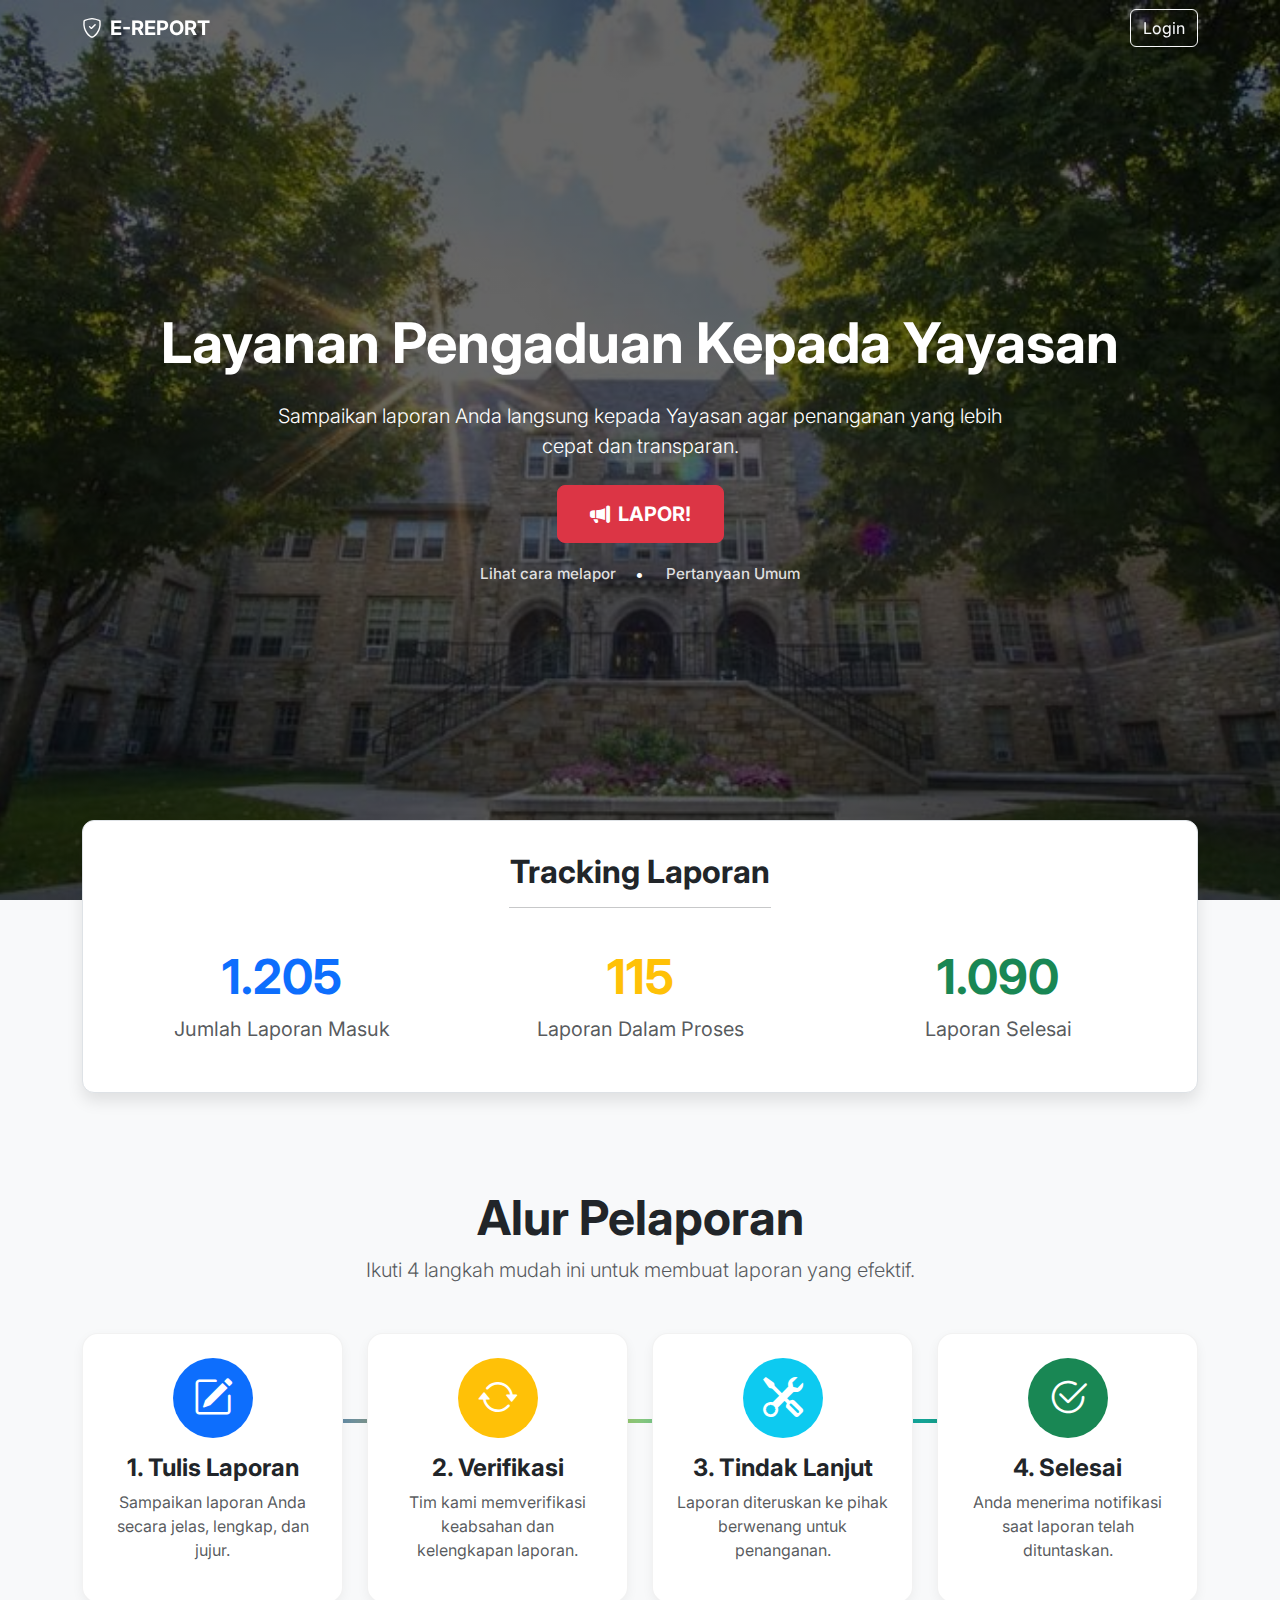
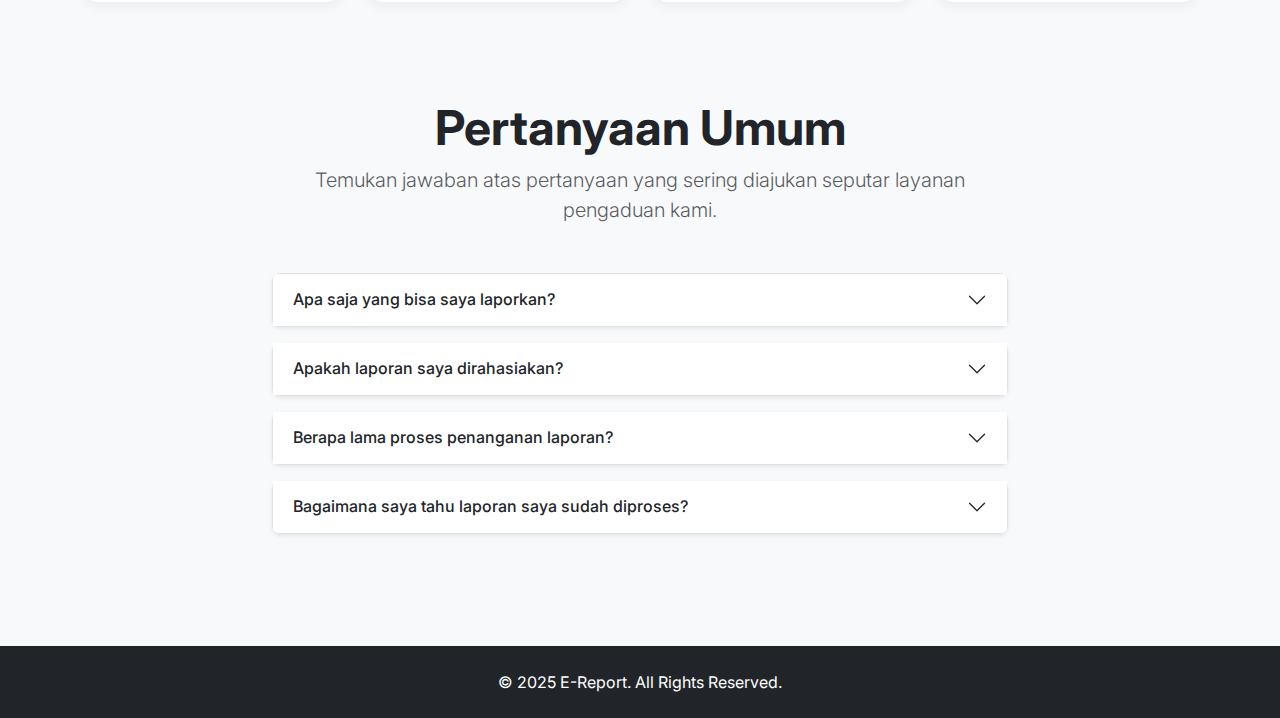
<file: index.html>
<!DOCTYPE html>
<html lang="id">

<head>
    <meta charset="UTF-8">
    <meta name="viewport" content="width=device-width, initial-scale=1.0">
    <title>E-Report - Layanan Pengaduan Keoada Yayasan</title>

    <!-- Bootstrap 5 CSS -->
    <link href="https://cdn.jsdelivr.net/npm/bootstrap@5.3.3/dist/css/bootstrap.min.css" rel="stylesheet"
        xintegrity="sha384-QWTKZyjpPEjISv5WaRU9OFeRpok6YctnYmDr5pNlyT2bRjXh0JMhjY6hW+ALEwIH" crossorigin="anonymous">

    <!-- Bootstrap Icons -->
    <link rel="stylesheet" href="https://cdn.jsdelivr.net/npm/bootstrap-icons@1.11.3/font/bootstrap-icons.min.css">

    <!-- Google Fonts: Inter -->
    <link rel="preconnect" href="https://fonts.googleapis.com">
    <link rel="preconnect" href="https://fonts.gstatic.com" crossorigin>
    <link href="https://fonts.googleapis.com/css2?family=Inter:wght@400;500;700&display=swap" rel="stylesheet">
    <link rel="stylesheet" href="assets/css/style.css">

</head>

<body>
    <!-- 1. Navbar -->
    <nav class="navbar navbar-expand-lg navbar-dark fixed-top">
        <div class="container">
            <a class="navbar-brand fw-bold" href="#">
                <i class="bi-shield-check me-2"></i>E-REPORT
            </a>
            <button class="navbar-toggler" type="button" data-bs-toggle="collapse" data-bs-target="#navbarNav"
                aria-controls="navbarNav" aria-expanded="false" aria-label="Toggle navigation">
                <span class="navbar-toggler-icon"></span>
            </button>
            <div class="collapse navbar-collapse" id="navbarNav">
                <ul class="navbar-nav ms-auto align-items-lg-center">
                    <li class="nav-item ms-lg-3 mt-2 mt-lg-0">
                        <a class="btn btn-outline-light" href="login.html">Login</a>
                    </li>
                </ul>
            </div>
        </div>
    </nav>

    <!-- 2. Hero Section -->
    <header class="hero-section text-center">
        <div class="container">
            <h1 class="display-4 fw-bold">Layanan Pengaduan Kepada Yayasan</h1>
            <p class="lead my-4 col-lg-8 mx-auto">
                Sampaikan laporan Anda langsung kepada Yayasan agar penanganan yang lebih cepat
                dan transparan.
            </p>
            <a href="lapor.html" class="btn btn-danger btn-lg fw-bold">
                <i class="bi-megaphone-fill me-2"></i>LAPOR!
            </a>
            <div class="mt-3 hero-sublinks">
                <a href="#alur-pelaporan" class="hero-sublink">Lihat cara melapor</a>
                &nbsp;• &nbsp;
                <a href="#faq" class="hero-sublink">Pertanyaan Umum</a>
            </div>
        </div>
    </header>

    <main>
        <!-- 3. Tracking Section -->
        <section class="tracking-section">
            <div class="container">
                <div class="tracking-card">
                    <div class="row text-center">
                        <div class="col-12 mb-4">
                            <h2 class="fw-bold">Tracking Laporan</h2>
                            <hr class="w-25 mx-auto">
                        </div>
                        <div class="col-md-4 mb-3 mb-md-0">
                            <h3 class="display-5 fw-bold text-primary">1.205</h3>
                            <p class="text-muted fs-5">Jumlah Laporan Masuk </p>
                        </div>
                        <div class="col-md-4 mb-3 mb-md-0">
                            <h3 class="display-5 fw-bold text-warning">115</h3>
                            <p class="text-muted fs-5">Laporan Dalam Proses</p>
                        </div>
                        <div class="col-md-4">
                            <h3 class="display-5 fw-bold text-success">1.090</h3>
                            <p class="text-muted fs-5">Laporan Selesai</p>
                        </div>
                    </div>
                </div>
            </div>
        </section>

        <!-- 4. Alur Pelaporan Section (Diperbarui) -->
        <section id="alur-pelaporan" class="py-5 mt-5">
            <div class="container">
                <div class="text-center mb-5">
                    <h2 class="fw-bold display-5">Alur Pelaporan</h2>
                    <p class="lead text-muted">Ikuti 4 langkah mudah ini untuk membuat laporan yang efektif.</p>
                </div>

                <div class="position-relative">
                    <!-- Garis penghubung vertikal (mobile) & horizontal (desktop) -->
                    <div class="alur-line d-none d-md-block"></div>
                    <div class="alur-line-vertical d-md-none"></div>

                    <div class="row g-4 justify-content-center alur-steps">
                        <!-- Step 1 -->
                        <div class="col-12 col-md-6 col-lg-3 alur-item">
                            <div class="alur-card text-center p-4 h-100">
                                <div
                                    class="alur-badge bg-primary text-white rounded-circle d-flex align-items-center justify-content-center mx-auto mb-3">
                                    <i class="bi-pencil-square fs-1"></i>
                                </div>
                                <h4 class="fw-bold mb-2">1. Tulis Laporan</h4>
                                <p class="text-muted">Sampaikan laporan Anda secara jelas, lengkap, dan jujur.</p>
                            </div>
                        </div>

                        <!-- Step 2 -->
                        <div class="col-12 col-md-6 col-lg-3 alur-item">
                            <div class="alur-card text-center p-4 h-100">
                                <div
                                    class="alur-badge bg-warning text-white rounded-circle d-flex align-items-center justify-content-center mx-auto mb-3">
                                    <i class="bi-arrow-repeat fs-1"></i>
                                </div>
                                <h4 class="fw-bold mb-2">2. Verifikasi</h4>
                                <p class="text-muted">Tim kami memverifikasi keabsahan dan kelengkapan laporan.</p>
                            </div>
                        </div>

                        <!-- Step 3 -->
                        <div class="col-12 col-md-6 col-lg-3 alur-item">
                            <div class="alur-card text-center p-4 h-100">
                                <div
                                    class="alur-badge bg-info text-white rounded-circle d-flex align-items-center justify-content-center mx-auto mb-3">
                                    <i class="bi-tools fs-1"></i>
                                </div>
                                <h4 class="fw-bold mb-2">3. Tindak Lanjut</h4>
                                <p class="text-muted">Laporan diteruskan ke pihak berwenang untuk penanganan.</p>
                            </div>
                        </div>

                        <!-- Step 4 -->
                        <div class="col-12 col-md-6 col-lg-3 alur-item">
                            <div class="alur-card text-center p-4 h-100">
                                <div
                                    class="alur-badge bg-success text-white rounded-circle d-flex align-items-center justify-content-center mx-auto mb-3">
                                    <i class="bi-check2-circle fs-1"></i>
                                </div>
                                <h4 class="fw-bold mb-2">4. Selesai</h4>
                                <p class="text-muted">Anda menerima notifikasi saat laporan telah dituntaskan.</p>
                            </div>
                        </div>
                    </div>
                </div>
            </div>
        </section>

        <!-- 5. Pernyataan Umum / FAQ Section -->
        <section id="faq" class="py-5 bg-light">
            <div class="container">
                <div class="text-center mb-5">
                    <h2 class="fw-bold display-5">Pertanyaan Umum</h2>
                    <p class="lead text-muted col-lg-7 mx-auto">
                        Temukan jawaban atas pertanyaan yang sering diajukan seputar layanan pengaduan kami.
                    </p>
                </div>

                <div class="row justify-content-center">
                    <div class="col-lg-8">
                        <div class="accordion" id="faqAccordion">
                            <!-- FAQ Item 1 -->
                            <div class="accordion-item mb-3 shadow-sm rounded-3">
                                <h3 class="accordion-header" id="faqHeading1">
                                    <button class="accordion-button collapsed fw-medium" type="button"
                                        data-bs-toggle="collapse" data-bs-target="#faqCollapse1" aria-expanded="false"
                                        aria-controls="faqCollapse1">
                                        Apa saja yang bisa saya laporkan?
                                    </button>
                                </h3>
                                <div id="faqCollapse1" class="accordion-collapse collapse" aria-labelledby="faqHeading1"
                                    data-bs-parent="#faqAccordion">
                                    <div class="accordion-body">
                                        Anda dapat melaporkan berbagai hal seperti penyalahgunaan wewenang, pelanggaran
                                        kode etik,
                                        ketidakadilan, kecurangan, atau masalah lain yang berkaitan dengan kegiatan
                                        Yayasan.
                                    </div>
                                </div>
                            </div>

                            <!-- FAQ Item 2 -->
                            <div class="accordion-item mb-3 shadow-sm rounded-3">
                                <h3 class="accordion-header" id="faqHeading2">
                                    <button class="accordion-button collapsed fw-medium" type="button"
                                        data-bs-toggle="collapse" data-bs-target="#faqCollapse2" aria-expanded="false"
                                        aria-controls="faqCollapse2">
                                        Apakah laporan saya dirahasiakan?
                                    </button>
                                </h3>
                                <div id="faqCollapse2" class="accordion-collapse collapse" aria-labelledby="faqHeading2"
                                    data-bs-parent="#faqAccordion">
                                    <div class="accordion-body">
                                        Ya. Kami menjamin kerahasiaan identitas pelapor sesuai dengan kebijakan
                                        perlindungan data pribadi
                                        Yayasan. Identitas Anda tidak akan diungkapkan tanpa persetujuan.
                                    </div>
                                </div>
                            </div>

                            <!-- FAQ Item 3 -->
                            <div class="accordion-item mb-3 shadow-sm rounded-3">
                                <h3 class="accordion-header" id="faqHeading3">
                                    <button class="accordion-button collapsed fw-medium" type="button"
                                        data-bs-toggle="collapse" data-bs-target="#faqCollapse3" aria-expanded="false"
                                        aria-controls="faqCollapse3">
                                        Berapa lama proses penanganan laporan?
                                    </button>
                                </h3>
                                <div id="faqCollapse3" class="accordion-collapse collapse" aria-labelledby="faqHeading3"
                                    data-bs-parent="#faqAccordion">
                                    <div class="accordion-body">
                                        Waktu penanganan tergantung pada kompleksitas laporan. Secara umum, verifikasi
                                        awal memakan waktu
                                        1–3 hari kerja, dan penyelesaian penuh bisa memakan waktu 7–14 hari kerja.
                                    </div>
                                </div>
                            </div>

                            <!-- FAQ Item 4 -->
                            <div class="accordion-item mb-3 shadow-sm rounded-3">
                                <h3 class="accordion-header" id="faqHeading4">
                                    <button class="accordion-button collapsed fw-medium" type="button"
                                        data-bs-toggle="collapse" data-bs-target="#faqCollapse4" aria-expanded="false"
                                        aria-controls="faqCollapse4">
                                        Bagaimana saya tahu laporan saya sudah diproses?
                                    </button>
                                </h3>
                                <div id="faqCollapse4" class="accordion-collapse collapse" aria-labelledby="faqHeading4"
                                    data-bs-parent="#faqAccordion">
                                    <div class="accordion-body">
                                        Anda akan menerima notifikasi melalui email atau SMS (jika nomor terdaftar) saat
                                        status laporan
                                        berubah: diterima, dalam proses, atau selesai.
                                    </div>
                                </div>
                            </div>
                        </div>

                        
                    </div>
                </div>
            </div>
        </section>
    </main>

    <!-- 5. Footer -->
    <footer class="bg-dark text-white text-center py-4 mt-5">
        <div class="container">
            <p class="mb-0">&copy; 2025 E-Report. All Rights Reserved.</p>
        </div>
    </footer>

    <!-- Bootstrap 5 JS Bundle -->
    <script src="https://cdn.jsdelivr.net/npm/bootstrap@5.3.3/dist/js/bootstrap.bundle.min.js"
        xintegrity="sha384-YvpcrYf0tY3lHB60NNkmXc5s9fDVZLESaAA55NDzOxhy9GkcIdslK1eN7N6jIeHz"
        crossorigin="anonymous"></script>

    <!-- Custom JS for Navbar Scroll Effect -->
    <script>
        const nav = document.querySelector('.navbar');
        window.addEventListener('scroll', () => {
            if (window.scrollY > 50) {
                nav.classList.add('scrolled');
            } else {
                nav.classList.remove('scrolled');
            }
        });
    </script>
    <style>
        .btn-danger:hover {
            background-color: #c82333;
            transform: translateY(-2px);
            box-shadow: 0 4px 8px rgba(0, 0, 0, 0.2);
        }
    </style>
</body>

</html>
</file>
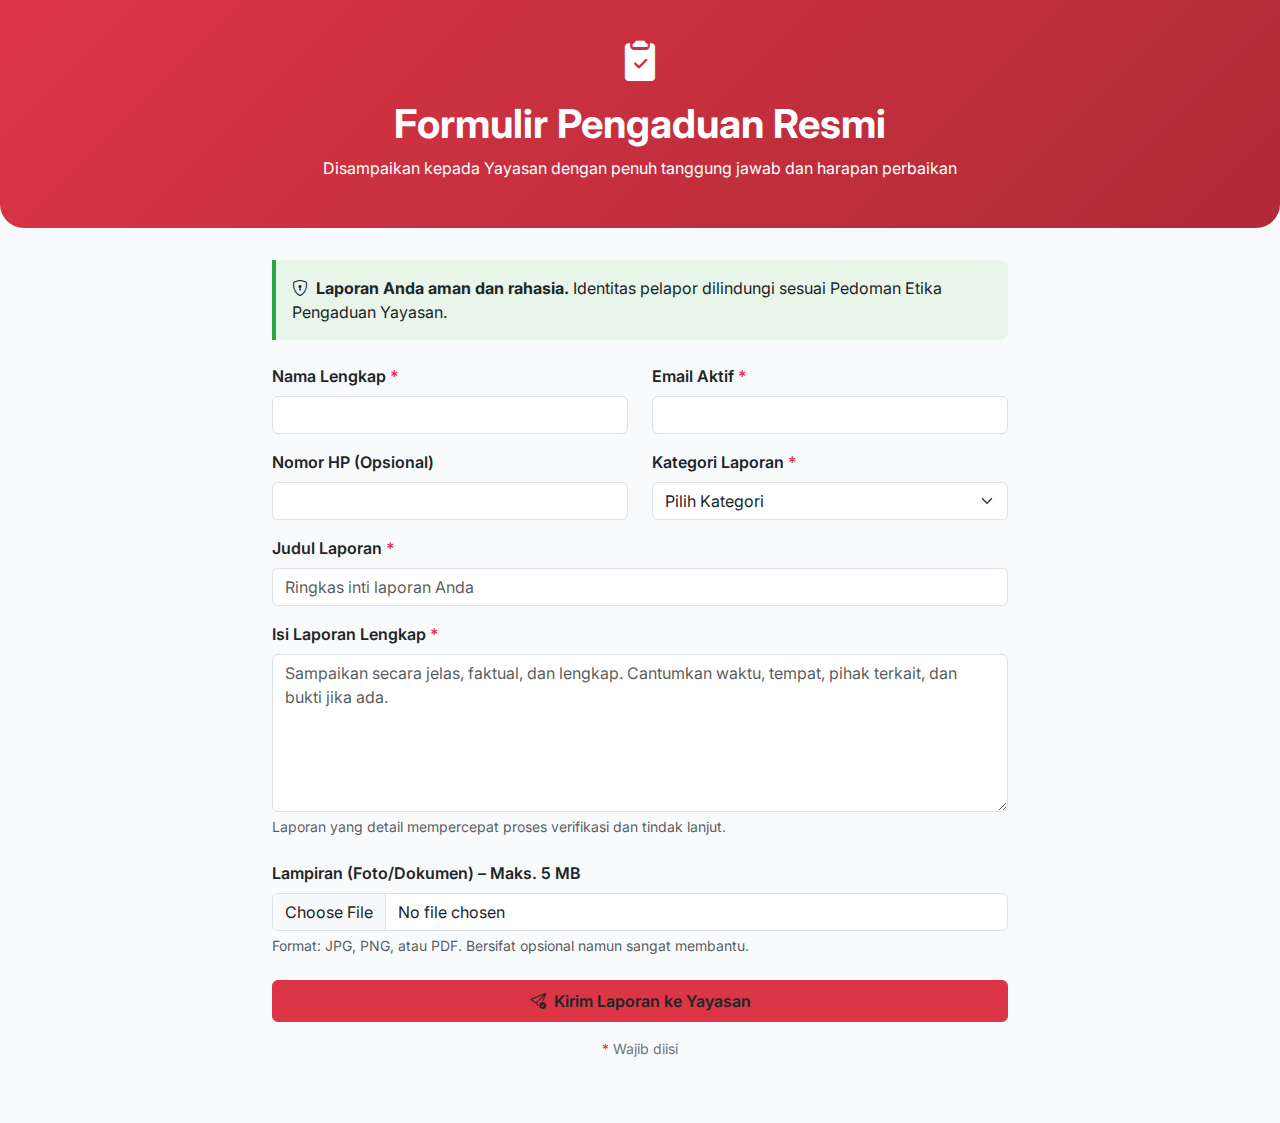
<file: lapor.html>
<!DOCTYPE html>
<html lang="id">
<head>
    <meta charset="UTF-8">
    <meta name="viewport" content="width=device-width, initial-scale=1.0">
    <meta name="description" content="Sampaikan laporan Anda kepada Yayasan secara resmi, aman, dan penuh kepercayaan.">
    <title>Lapor - E-Report</title>
    
    <!-- Bootstrap 5 CSS -->
    <link href="https://cdn.jsdelivr.net/npm/bootstrap@5.3.3/dist/css/bootstrap.min.css" rel="stylesheet">
    
    <!-- Bootstrap Icons -->
    <link rel="stylesheet" href="https://cdn.jsdelivr.net/npm/bootstrap-icons@1.11.3/font/bootstrap-icons.min.css">
    
    <!-- Google Fonts: Inter -->
    <link href="https://fonts.googleapis.com/css2?family=Inter:wght@400;500;600;700&display=swap" rel="stylesheet">
    
    <style>
        body {
            font-family: 'Inter', sans-serif;
            background-color: #f9fafb;
        }
        .report-header {
            background: linear-gradient(135deg, #dc3545 0%, #b02a37 100%);
            color: white;
            padding: 2rem 0;
            border-radius: 0 0 24px 24px;
            margin-bottom: 2rem;
        }
        .form-control:focus {
            border-color: #dc3545;
            box-shadow: 0 0 0 0.25rem rgba(220, 53, 69, 0.25);
        }
        .form-label {
            font-weight: 600;
            color: #212529;
        }
        .trust-banner {
            background-color: #e8f5e9;
            border-left: 4px solid #28a745;
            padding: 1rem;
            border-radius: 0 8px 8px 0;
            margin-bottom: 1.5rem;
        }
        .btn-submit {
            background-color: #dc3545;
            border-color: #dc3545;
            font-weight: 600;
        }
        .btn-submit:hover {
            background-color: #c82333;
            border-color: #bd2130;
            transform: translateY(-2px);
            box-shadow: 0 4px 12px rgba(220, 53, 69, 0.3);
        }
        .required-note {
            font-size: 0.875rem;
            color: #6c757d;
            margin-top: 0.5rem;
        }
    </style>
</head>
<body>
    <!-- Header -->
    <header class="report-header text-center">
        <div class="container">
            <i class="bi-clipboard2-check-fill" style="font-size: 2.5rem;"></i>
            <h1 class="display-6 fw-bold mt-2">Formulir Pengaduan Resmi</h1>
            <p class="opacity-90">Disampaikan kepada Yayasan dengan penuh tanggung jawab dan harapan perbaikan</p>
        </div>
    </header>

    <div class="container pb-5">
        <div class="row justify-content-center">
            <div class="col-lg-8">
                <!-- Pesan Kepercayaan -->
                <div class="trust-banner">
                    <i class="bi bi-shield-lock me-1"></i>
                    <strong>Laporan Anda aman dan rahasia.</strong> 
                    Identitas pelapor dilindungi sesuai Pedoman Etika Pengaduan Yayasan.
                </div>

                <!-- Form Laporan -->
                <form action="proses_lapor.php" method="POST" enctype="multipart/form-data">
                    <div class="row">
                        <div class="col-md-6 mb-3">
                            <label for="nama" class="form-label">Nama Lengkap <span class="text-danger">*</span></label>
                            <input type="text" class="form-control" id="nama" name="nama" required>
                        </div>
                        <div class="col-md-6 mb-3">
                            <label for="email" class="form-label">Email Aktif <span class="text-danger">*</span></label>
                            <input type="email" class="form-control" id="email" name="email" required>
                        </div>
                        <div class="col-md-6 mb-3">
                            <label for="no_hp" class="form-label">Nomor HP (Opsional)</label>
                            <input type="text" class="form-control" id="no_hp" name="no_hp">
                        </div>
                        <div class="col-md-6 mb-3">
                            <label for="kategori" class="form-label">Kategori Laporan <span class="text-danger">*</span></label>
                            <select class="form-select" id="kategori" name="kategori" required>
                                <option value="">Pilih Kategori</option>
                                <option value="penyalahgunaan_wewenang">Penyalahgunaan Wewenang</option>
                                <option value="pelanggaran_etika">Pelanggaran Kode Etik</option>
                                <option value="ketidakadilan">Ketidakadilan</option>
                                <option value="kecurangan">Kecurangan</option>
                                <option value="lainnya">Lainnya</option>
                            </select>
                        </div>
                    </div>

                    <div class="mb-3">
                        <label for="judul" class="form-label">Judul Laporan <span class="text-danger">*</span></label>
                        <input type="text" class="form-control" id="judul" name="judul" placeholder="Ringkas inti laporan Anda" required>
                    </div>

                    <div class="mb-4">
                        <label for="isi_laporan" class="form-label">Isi Laporan Lengkap <span class="text-danger">*</span></label>
                        <textarea class="form-control" id="isi_laporan" name="isi_laporan" rows="6" 
                            placeholder="Sampaikan secara jelas, faktual, dan lengkap. Cantumkan waktu, tempat, pihak terkait, dan bukti jika ada." required></textarea>
                        <div class="form-text">Laporan yang detail mempercepat proses verifikasi dan tindak lanjut.</div>
                    </div>

                    <div class="mb-4">
                        <label for="lampiran" class="form-label">Lampiran (Foto/Dokumen) – Maks. 5 MB</label>
                        <input class="form-control" type="file" id="lampiran" name="lampiran" accept=".jpg,.jpeg,.png,.pdf">
                        <div class="form-text">Format: JPG, PNG, atau PDF. Bersifat opsional namun sangat membantu.</div>
                    </div>

                    <div class="d-grid">
                        <button type="submit" class="btn btn-submit py-2">
                            <i class="bi-send-check me-2"></i>Kirim Laporan ke Yayasan
                        </button>
                    </div>

                    <p class="required-note text-center mt-3">
                        <span class="text-danger">*</span> Wajib diisi
                    </p>
                </form>
            </div>
        </div>
    </div>

    <!-- Bootstrap JS -->
    <script src="https://cdn.jsdelivr.net/npm/bootstrap@5.3.3/dist/js/bootstrap.bundle.min.js"></script>
</body>
</html>
</file>
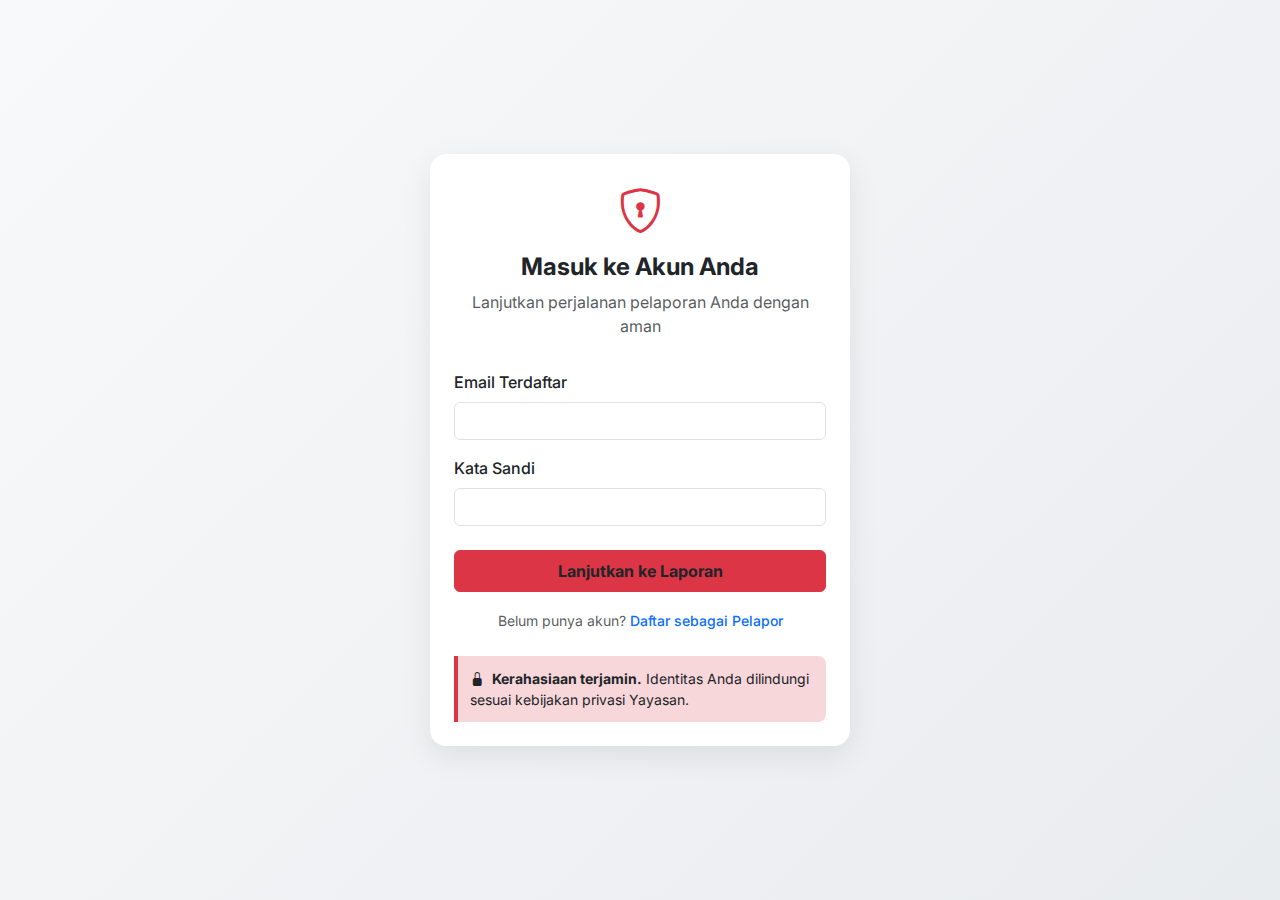
<file: login.html>
<!DOCTYPE html>
<html lang="id">
<head>
    <meta charset="UTF-8">
    <meta name="viewport" content="width=device-width, initial-scale=1.0">
    <meta name="description" content="Login ke layanan pengaduan resmi E-Report. Laporan Anda aman dan dirahasiakan.">
    <title>Login - E-Report</title>
    
    <!-- Bootstrap 5 CSS -->
    <link href="https://cdn.jsdelivr.net/npm/bootstrap@5.3.3/dist/css/bootstrap.min.css" rel="stylesheet">
    
    <!-- Bootstrap Icons -->
    <link rel="stylesheet" href="https://cdn.jsdelivr.net/npm/bootstrap-icons@1.11.3/font/bootstrap-icons.min.css">
    
    <!-- Google Fonts: Inter -->
    <link href="https://fonts.googleapis.com/css2?family=Inter:wght@400;500;700&display=swap" rel="stylesheet">
    
    <style>
        body {
            font-family: 'Inter', sans-serif;
            background: linear-gradient(135deg, #f8f9fa 0%, #e9ecef 100%);
        }
        .login-card {
            border-radius: 16px;
            border: none;
            box-shadow: 0 10px 30px rgba(0, 0, 0, 0.08);
        }
        .login-header i {
            font-size: 2.8rem;
            color: #dc3545; /* konsisten dengan btn-danger di halaman utama */
        }
        .trust-note {
            background-color: #f8d7da;
            border-left: 4px solid #dc3545;
            padding: 12px;
            border-radius: 0 8px 8px 0;
            font-size: 0.875rem;
            margin-top: 1.5rem;
        }
        .btn-login {
            background-color: #dc3545;
            border-color: #dc3545;
        }
        .btn-login:hover {
            background-color: #c82333;
            border-color: #bd2130;
            transform: translateY(-2px);
            box-shadow: 0 4px 12px rgba(220, 53, 69, 0.3);
        }
    </style>
</head>
<body>
    <div class="container d-flex align-items-center justify-content-center min-vh-100">
        <div class="card login-card p-4" style="max-width: 420px; width: 100%;">
            <div class="text-center mb-3 login-header">
                <i class="bi-shield-lock"></i>
                <h4 class="fw-bold mt-2">Masuk ke Akun Anda</h4>
                <p class="text-muted">Lanjutkan perjalanan pelaporan Anda dengan aman</p>
            </div>

            <form action="proses_login.php" method="POST">
                <div class="mb-3">
                    <label for="email" class="form-label fw-medium">Email Terdaftar</label>
                    <input type="email" class="form-control" id="email" name="email" required autocomplete="email">
                </div>
                <div class="mb-4">
                    <label for="password" class="form-label fw-medium">Kata Sandi</label>
                    <input type="password" class="form-control" id="password" name="password" required autocomplete="current-password">
                </div>
                <button type="submit" class="btn btn-login w-100 fw-bold py-2">
                    Lanjutkan ke Laporan
                </button>
            </form>

            <div class="text-center mt-3">
                <small class="text-muted">
                    Belum punya akun? 
                    <a href="daftar.html" class="text-decoration-none fw-medium">Daftar sebagai Pelapor</a>
                </small>
            </div>

            <!-- Pesan kepercayaan -->
            <div class="trust-note">
                <i class="bi bi-lock-fill me-1"></i>
                <strong>Kerahasiaan terjamin.</strong> Identitas Anda dilindungi sesuai kebijakan privasi Yayasan.
            </div>
        </div>
    </div>

    <!-- Bootstrap JS -->
    <script src="https://cdn.jsdelivr.net/npm/bootstrap@5.3.3/dist/js/bootstrap.bundle.min.js"></script>
</body>
</html>
</file>
<file: assets/css/style.css>
/* Menggunakan font Inter untuk seluruh halaman */
body {
  font-family: "Inter", sans-serif;
  background-color: #f8f9fa;
}

/* Hero Section Styling */
.hero-section {
  height: 100vh;
  background: linear-gradient(rgba(0, 0, 0, 0.6), rgba(0, 0, 0, 0.6)),
    url("../img/yayasan.jpg");
  background-size: cover;
  background-position: center;
  display: flex;
  align-items: center;
  justify-content: center;
  color: white;
}

/* Navbar Styling */
.navbar {
  transition: background-color 0.3s ease-in-out;
}

.navbar.scrolled {
  background-color: rgba(0, 0, 0, 0.8) !important;
  backdrop-filter: blur(5px);
}

/* Tracking Section Styling */
.tracking-section {
  margin-top: -80px;
  z-index: 10;
  position: relative;
}
.tracking-card {
  background-color: white;
  border: 1px solid #dee2e6;
  border-radius: 0.75rem;
  box-shadow: 0 0.5rem 1rem rgba(0, 0, 0, 0.1);
  padding: 2rem;
}

/* Alur Pelaporan Section Styling */
.alur-icon {
  width: 80px;
  height: 80px;
  font-size: 2rem;
  display: inline-flex;
  align-items: center;
  justify-content: center;
  border-radius: 50%;
  color: white;
  margin-bottom: 1.5rem;
}

.btn-danger {
  padding: 0.8rem 2rem;
}

/* Alur Pelaporan - Enhanced */
.alur-card {
  background: #fff;
  border-radius: 16px;
  box-shadow: 0 4px 12px rgba(0, 0, 0, 0.05);
  transition: all 0.3s ease;
  border: 1px solid rgba(0, 0, 0, 0.05);
}
.alur-card:hover {
  transform: translateY(-6px);
  box-shadow: 0 8px 20px rgba(0, 0, 0, 0.1);
}

.alur-badge {
  width: 80px;
  height: 80px;
}

/* Garis penghubung horizontal (desktop) */
.alur-line {
  position: absolute;
  top: 110px;
  left: 15%;
  right: 15%;
  height: 4px;
  background: linear-gradient(to right, #0d6efd, #ffc107, #0dcaf0, #198754);
  z-index: 0;
}

/* Garis penghubung vertikal (mobile) */
.alur-line-vertical {
  position: absolute;
  top: 0;
  bottom: 0;
  left: 50%;
  width: 4px;
  background: linear-gradient(to bottom, #0d6efd, #ffc107, #0dcaf0, #198754);
  transform: translateX(-50%);
  z-index: 0;
}

.alur-steps {
  position: relative;
  z-index: 1;
}

/* Responsif: sembunyikan garis vertikal di desktop */
@media (min-width: 768px) {
  .alur-line-vertical {
    display: none;
  }
}

@media (max-width: 767px) {
  .alur-line {
    display: none;
  }
  .alur-item {
    position: relative;
    z-index: 2;
  }
}

.navbar.scrolled {
  background-color: rgba(0, 0, 0, 0.9) !important;
  backdrop-filter: blur(8px);
  box-shadow: 0 2px 10px rgba(0, 0, 0, 0.1);
}

/* === Hero Sublinks: Lihat Cara Lapor & FAQ === */
.hero-sublinks {
  display: flex;
  justify-content: center;
  align-items: center;
  gap: 0.5rem;
  flex-wrap: wrap;
  margin-top: 1rem;
}

.hero-sublink {
  color: rgba(255, 255, 255, 0.85);
  text-decoration: none;
  font-size: 0.95rem;
  font-weight: 500;
  transition: color 0.2s ease, text-decoration 0.2s ease;
  padding: 0.25rem 0.4rem;
  border-radius: 4px;
}

.hero-sublink:hover,
.hero-sublink:focus {
  color: white;
  text-decoration: underline;
  text-underline-offset: 4px;
  outline: none;
}

.hero-sublink:focus {
  box-shadow: 0 0 0 2px rgba(255, 255, 255, 0.3);
}

/* FAQ Section Styling */
#faq .accordion-button {
  font-weight: 600;
  color: #212529;
  transition: background-color 0.2s ease;
}
#faq .accordion-button:not(.collapsed) {
  background-color: #f8f9fa;
  color: #0d6efd;
  box-shadow: none;
}
#faq .accordion-button:focus {
  border-color: #86b7fe;
  outline: 0;
  box-shadow: 0 0 0 0.25rem rgba(13, 110, 253, 0.25);
}
#faq .accordion-body {
  color: #495057;
  line-height: 1.6;
}
</file>
